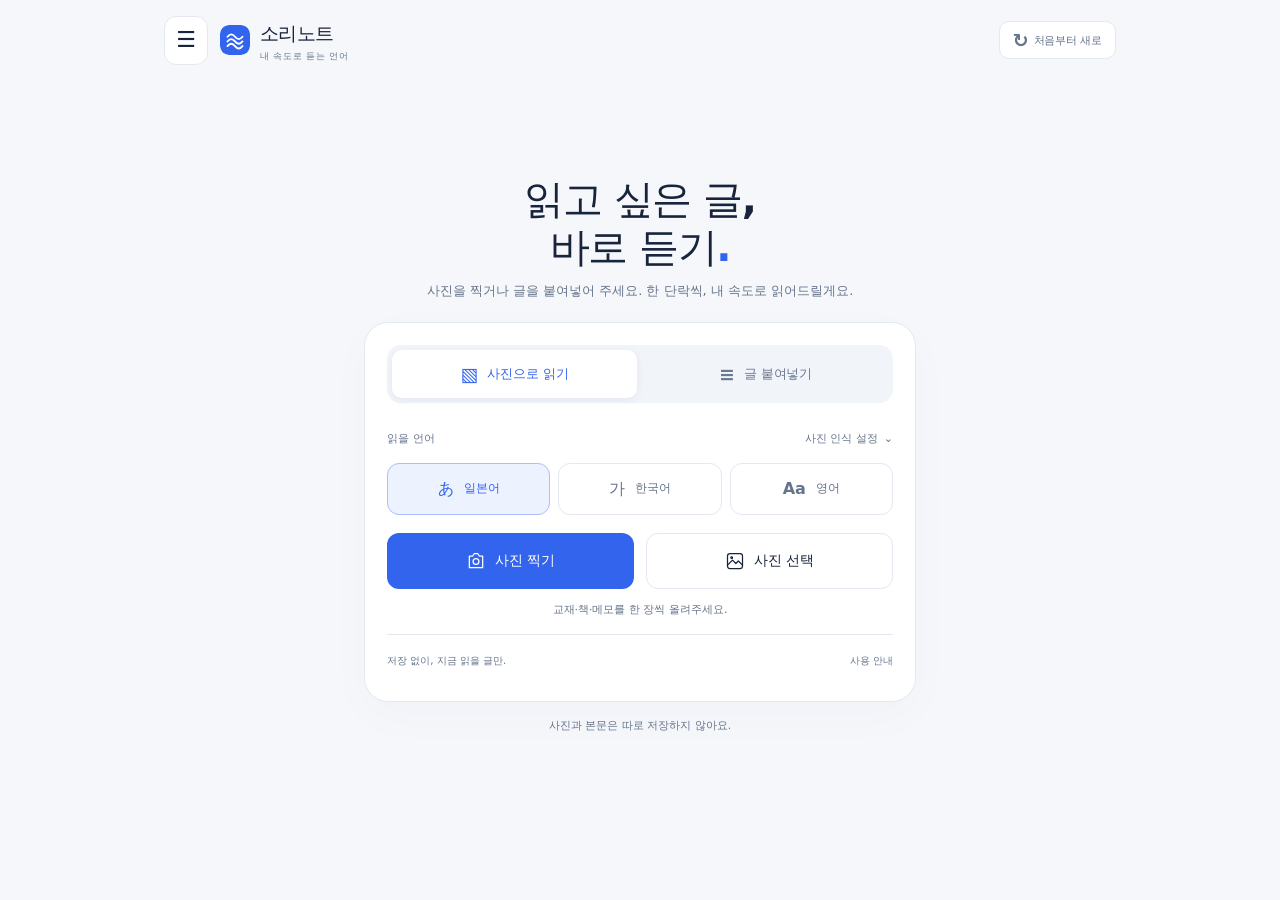
<file: sorinote/index.html>
<!doctype html>
<html lang="ko">
<head>
<meta charset="utf-8"><meta name="viewport" content="width=device-width, initial-scale=1, viewport-fit=cover"><meta name="theme-color" content="#f5f7fb">
<meta name="description" content="사진을 찍거나 글을 붙여넣고, 한 단락씩 바로 들어보세요. 일본어·한국어·영어 무료 듣기.">
<title>소리노트 · 사진과 글, 바로 듣기</title><link rel="icon" href="icon.svg" type="image/svg+xml"><link rel="stylesheet" href="style.css?v=12"><script defer src="core.js?v=17"></script><script defer src="reading.js?v=6"></script><script defer src="ocr-clean.js?v=5"></script><script defer src="ocr-input.js?v=10"></script><script defer src="photo-quality.js?v=10"></script><script defer src="study.js?v=10"></script><script defer src="translation.js?v=12"></script><script defer src="basic-dictionary.js?v=14"></script><script defer src="dictionary-data.js?v=14"></script><script defer src="vocabulary.js?v=14"></script><script defer src="word-study.js?v=17"></script><script defer src="workspace.js?v=17"></script><script defer src="app.js?v=17"></script>
<link rel="manifest" href="manifest.webmanifest"><link rel="stylesheet" href="pro.css?v=14"><link rel="stylesheet" href="modern.css?v=17"><link rel="apple-touch-icon" href="icon-192.png"><script defer src="pro.js?v=17"></script><link rel="stylesheet" href="update.css?v=16"><script defer src="update.js?v=16"></script><script defer src="update-ui.js?v=17"></script></head><body>
<a class="skip" href="#main">본문으로 건너뛰기</a>
<header class="header"><a href="./" class="brand" aria-label="소리노트 홈"><img src="icon.svg" alt="" width="30" height="30"><span>소리노트<small>내 속도로 듣는 언어</small></span></a><button id="reset" class="reset-button" type="button"><span aria-hidden="true">↻</span> 처음부터 새로</button></header>
<main id="main" class="shell">
<section class="intro" id="intro"><span class="eyebrow">READ A LITTLE. LISTEN A LITTLE.</span><h1>읽고 싶은 글,<br> 바로 듣기<span class="title-dot">.</span></h1><p>사진을 찍거나 글을 붙여넣어 주세요.<br class="mobile-break"> 한 단락씩, 내 속도로 읽어드릴게요.</p></section>
<section id="intake-card" class="source-card" aria-label="본문 가져오기">
<div class="intake-tabs" role="tablist" aria-label="본문 가져오는 방법"><button id="photo-mode" type="button" role="tab" aria-selected="true" aria-controls="photo-source"><span aria-hidden="true">▧</span> 사진으로 읽기</button><button id="write-text" type="button" role="tab" aria-selected="false" aria-controls="text-editor" tabindex="-1"><span aria-hidden="true">≡</span> 글 붙여넣기</button></div>
<div class="source-top"><span class="small-label">읽을 언어</span><label id="layout-field" class="layout-field"><span>글 방향</span><select id="layout" aria-label="사진 속 글 방향"><option value="auto">자동·혼합</option><option value="horizontal">가로쓰기</option><option value="vertical">세로쓰기</option></select></label></div>
<fieldset class="languages"><legend class="sr-only">학습 언어</legend><label><input type="radio" name="language" value="ja" checked><span><b>あ</b> 일본어</span></label><label><input type="radio" name="language" value="ko"><span><b>가</b> 한국어</span></label><label><input type="radio" name="language" value="en"><span><b>Aa</b> 영어</span></label></fieldset>
<div id="photo-source" role="tabpanel" aria-labelledby="photo-mode"><div id="dropzone" class="dropzone"><div class="upload-illustration" id="upload-illustration" aria-hidden="true"><span class="paper-symbol"><i></i><i></i><i></i></span><span class="sound-symbol">♫</span></div><div class="photo-actions"><button type="button" id="take-photo" class="primary source-button"><svg viewBox="0 0 24 24" aria-hidden="true"><path d="M4 6h4l2-3h4l2 3h4v14H4z"/><circle cx="12" cy="12.5" r="3.5"/></svg><span>사진 찍기</span></button><button type="button" id="choose-photo" class="secondary source-button"><svg viewBox="0 0 24 24" aria-hidden="true"><rect x="3" y="3" width="18" height="18" rx="3"/><circle cx="8" cy="8" r="1"/><path d="m3 17 6-6 4 4 3-3 5 5"/></svg><span>사진 선택</span></button></div><p class="upload-hint" id="upload-hint">교재·책·메모를 한 장씩 올려주세요.</p></div>
<input type="file" id="camera-input" accept="image/*" capture="environment" hidden><input type="file" id="image-input" accept="image/jpeg,image/png,image/webp" hidden>
<div class="photo-preview" id="photo-preview" hidden><img id="image-preview" alt="선택한 사진"><div class="photo-caption"><strong id="photo-title">사진을 불러왔어요</strong><span id="photo-caption">글자를 확인하고 있어요.</span></div><div class="photo-tools"><button id="crop-photo" class="text-button" type="button">자르기</button><button id="rotate" class="icon-button" type="button" aria-label="사진 90도 회전 후 다시 인식" title="90도 회전 후 다시 인식">↻</button></div></div>
<div class="ocr-progress" id="ocr-progress" hidden><div class="progress-heading"><span id="ocr-status" role="status">글자를 읽고 있어요…</span><button type="button" id="cancel-ocr" class="text-button">취소</button></div><progress id="progress" max="1" value="0" aria-label="사진에서 글자 추출 진행률"></progress><p>처음에는 정밀 모델을 내려받느라 시간이 더 걸릴 수 있어요.</p></div>
<div id="error-panel" class="error-panel" role="alert" hidden><p id="error-text"></p><button id="retry" class="text-button" type="button">이 사진 다시 읽기 ↗</button></div>
</div><div id="paste-ready" class="paste-ready" hidden><p>준비한 본문을 아래에서 들어보세요.</p><button id="paste-again" class="text-button" type="button">다른 글 붙여넣기 ↗</button></div><div class="source-bottom"><span class="source-session-hint">저장 없이, 지금 읽을 글만.</span><a href="guide.html" class="guide-link">사용 안내</a></div>
</section>
<section id="text-editor" class="editor-card" hidden aria-labelledby="editor-title"><div class="section-heading"><h2 id="editor-title">읽을 글 확인하기</h2><button id="close-editor" class="text-button" type="button">닫기</button></div><label id="editor-hint" for="source-text" class="editor-hint">잘못 읽힌 글자를 고쳐주세요. <strong>빈 줄 하나가 단락 하나</strong>가 됩니다.</label><textarea id="source-text" maxlength="30000" placeholder="글을 입력하거나 붙여넣어 주세요.&#10;&#10;단락 사이를 한 줄 비우면 각각 나누어 들을 수 있어요."></textarea><div class="editor-meta"><span id="text-count">0자</span><span>최대 30,000자</span></div><div id="paste-options" class="paste-options" hidden><button id="split-pasted" class="text-button" type="button">문장별로 나누기</button><span>원래 단락은 그대로 유지해요.</span></div><button id="apply-text" class="primary full" type="button">이 글로 듣기 <span aria-hidden="true">→</span></button></section>
<section id="results" class="results" hidden aria-labelledby="results-title"><div class="section-heading"><div><span class="eyebrow">READY TO LISTEN</span><h2 id="results-title">한 단락씩 들어보세요 <span id="paragraph-count"></span></h2></div><button type="button" id="edit-text" class="text-button">글 수정</button></div>
<div class="reading-toolbar"><button id="furigana-toggle" type="button" aria-pressed="false">후리가나 켜기</button><button id="pick-position" type="button" aria-pressed="false">시작 위치 선택</button><button id="copy-all" type="button">전체 복사</button><details id="reading-settings"><summary>읽기 설정</summary><div class="settings-panel"><label for="font-size">글자 크기</label><select id="font-size"><option value="14">작게</option><option value="15" selected>보통</option><option value="17">크게</option></select><p>▶ 한 단락 듣기 · ↻ 그 단락 반복<br>읽고 있는 문장은 배경색으로 표시해요.</p></div></details></div>
<p class="result-hint">시작 위치 선택 → 문장 누르기 · 단어를 누르면 뜻 보기</p><p id="furigana-status" class="result-hint" role="status" hidden></p><p id="voice-warning" class="voice-warning" role="status" hidden></p><ol id="paragraphs" class="paragraphs"></ol><button id="another-photo" class="another-button" type="button"><span aria-hidden="true">＋</span> 다른 사진으로 새로 시작</button></section>
<footer class="footer"><span>지금 읽고, 가볍게 닫으세요.</span><p>사진과 본문은 따로 저장하지 않아요.</p></footer>
</main>
<section id="player-bar" class="player-bar" aria-label="전체 듣기" hidden><div class="player-inner"><div class="player-status"><span class="status-dot" id="status-dot"></span><span id="play-status" role="status">듣기 준비</span></div><div class="player-controls"><button type="button" id="previous-sentence" class="secondary" aria-label="이전 문장">이전</button><button type="button" id="play-all" class="primary"><span id="all-symbol" aria-hidden="true">▶</span><span id="all-label">전체 듣기</span></button><button type="button" id="next-sentence" class="secondary" aria-label="다음 문장">다음</button><button type="button" id="stop" class="secondary stop-button" disabled aria-label="재생 정지"><span aria-hidden="true">■</span><span>정지</span></button>
<div class="speed"><div class="speed-heading"><label for="rate">듣기 속도</label><output id="rate-value" for="rate">1.00×</output></div><input id="rate" type="range" min="0.5" max="2" step="0.05" value="1" aria-valuetext="1.00배속"><div class="speed-limits" aria-hidden="true"><span>0.5×</span><span>2.0×</span></div></div>
</div></div></section>
<div id="toast" class="toast" role="status" hidden></div><noscript>자바스크립트를 켜면 사진의 글자를 추출하고 읽을 수 있습니다.</noscript>
<dialog id="crop-dialog" class="crop-dialog" aria-labelledby="crop-title"><div class="section-heading"><h2 id="crop-title">읽을 부분만 골라주세요</h2><button id="crop-cancel" class="text-button" type="button">취소</button></div><p class="dialog-hint">사진 위를 드래그하거나 모서리를 움직이세요.<br>문제 번호·해설·옆 페이지를 제외하면 더 깔끔해져요.</p><div class="crop-board"><canvas id="crop-canvas" aria-label="사진에서 읽을 영역 선택"></canvas></div><details class="crop-fine"><summary>선택 영역 세밀하게 조절</summary><div class="crop-sliders"><label>왼쪽<input id="crop-x" type="range" min="0" max="97" value="0"></label><label>위쪽<input id="crop-y" type="range" min="0" max="97" value="0"></label><label>너비<input id="crop-w" type="range" min="3" max="100" value="100"></label><label>높이<input id="crop-h" type="range" min="3" max="100" value="100"></label></div></details><div class="crop-actions"><button id="crop-full" class="secondary" type="button">전체 사진 읽기</button><button id="crop-use" class="primary" type="button">선택 영역 읽기</button></div></dialog>
<dialog id="reading-dialog" class="reading-dialog" aria-labelledby="reading-title"><h2 id="reading-title">후리가나 수정</h2><p id="reading-word" lang="ja"></p><label for="reading-value">한자 위에 표시할 읽는 법</label><input id="reading-value" type="text" maxlength="80" autocomplete="off" spellcheck="false"><p class="dialog-hint">자동 독음은 문맥이나 이름에 따라 틀릴 수 있어요.</p><div class="crop-actions"><button id="reading-cancel" class="secondary" type="button">취소</button><button id="reading-apply" class="primary" type="button">반영하기</button></div></dialog>
<dialog id="copy-dialog" class="reading-dialog" aria-labelledby="copy-title"><h2 id="copy-title">복사할 본문</h2><p class="dialog-hint">자동 복사를 사용할 수 없어요. 아래 글을 길게 눌러 복사해주세요.</p><textarea id="copy-text" readonly aria-label="복사할 일본어 원문"></textarea><button id="copy-close" class="primary full" type="button">닫기</button></dialog>
</body></html>
</file>
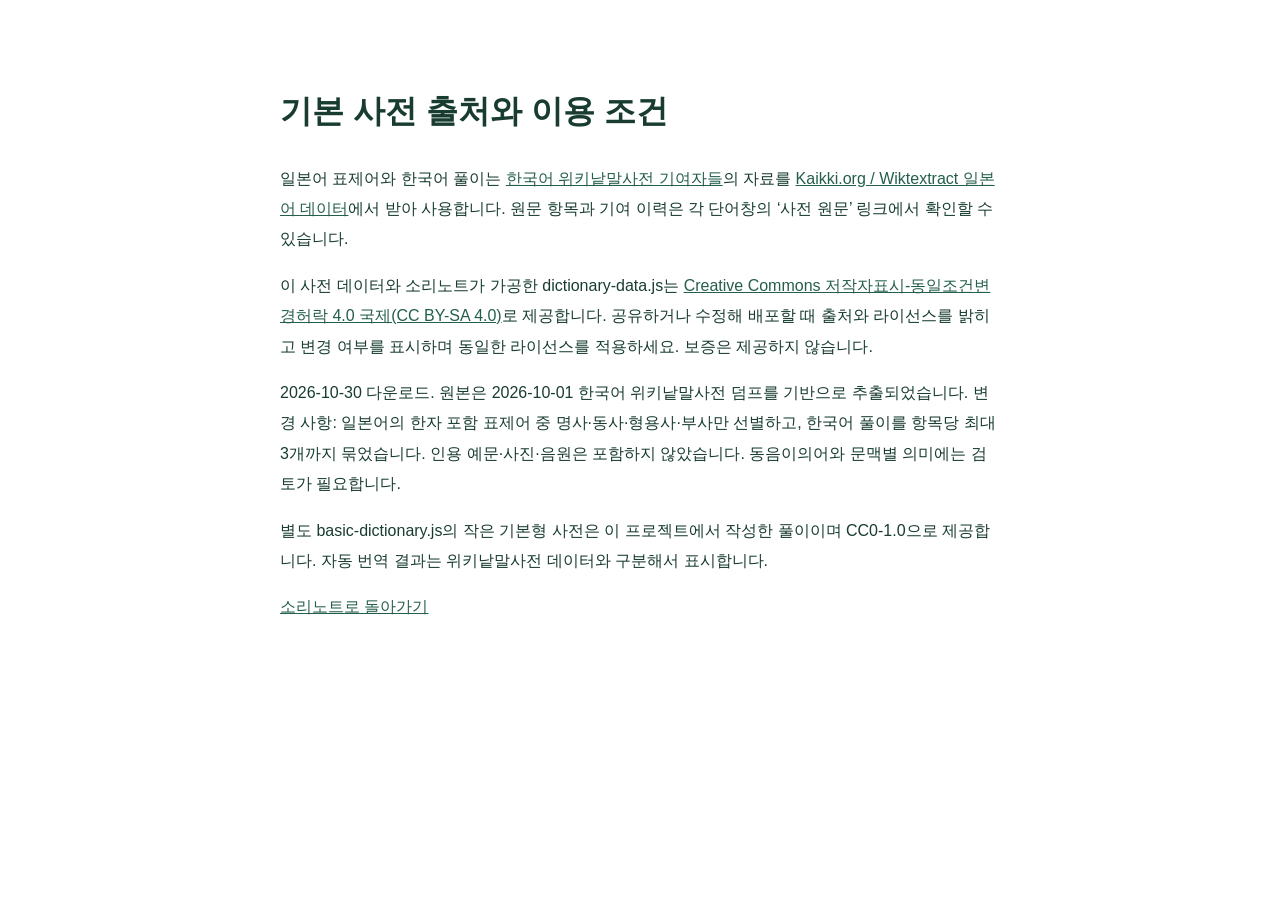
<file: sorinote/dictionary-license.html>
<!doctype html><html lang="ko"><meta charset="utf-8"><meta name="viewport" content="width=device-width,initial-scale=1"><title>소리노트 사전 출처</title><style>body{max-width:720px;margin:40px auto;padding:20px;font:16px/1.9 sans-serif;color:#183c30}a{color:#245e4d}</style><h1>기본 사전 출처와 이용 조건</h1>
<p>일본어 표제어와 한국어 풀이는 <a href="https://ko.wiktionary.org/">한국어 위키낱말사전 기여자들</a>의 자료를 <a href="https://kaikki.org/kowiktionary/일본어/index.html">Kaikki.org / Wiktextract 일본어 데이터</a>에서 받아 사용합니다. 원문 항목과 기여 이력은 각 단어창의 ‘사전 원문’ 링크에서 확인할 수 있습니다.</p>
<p>이 사전 데이터와 소리노트가 가공한 dictionary-data.js는 <a href="https://creativecommons.org/licenses/by-sa/4.0/">Creative Commons 저작자표시-동일조건변경허락 4.0 국제(CC BY-SA 4.0)</a>로 제공합니다. 공유하거나 수정해 배포할 때 출처와 라이선스를 밝히고 변경 여부를 표시하며 동일한 라이선스를 적용하세요. 보증은 제공하지 않습니다.</p>
<p>2026-10-30 다운로드. 원본은 2026-10-01 한국어 위키낱말사전 덤프를 기반으로 추출되었습니다. 변경 사항: 일본어의 한자 포함 표제어 중 명사·동사·형용사·부사만 선별하고, 한국어 풀이를 항목당 최대 3개까지 묶었습니다. 인용 예문·사진·음원은 포함하지 않았습니다. 동음이의어와 문맥별 의미에는 검토가 필요합니다.</p>
<p>별도 basic-dictionary.js의 작은 기본형 사전은 이 프로젝트에서 작성한 풀이이며 CC0-1.0으로 제공합니다. 자동 번역 결과는 위키낱말사전 데이터와 구분해서 표시합니다.</p>
<p><a href="./">소리노트로 돌아가기</a></p></html>
</file>
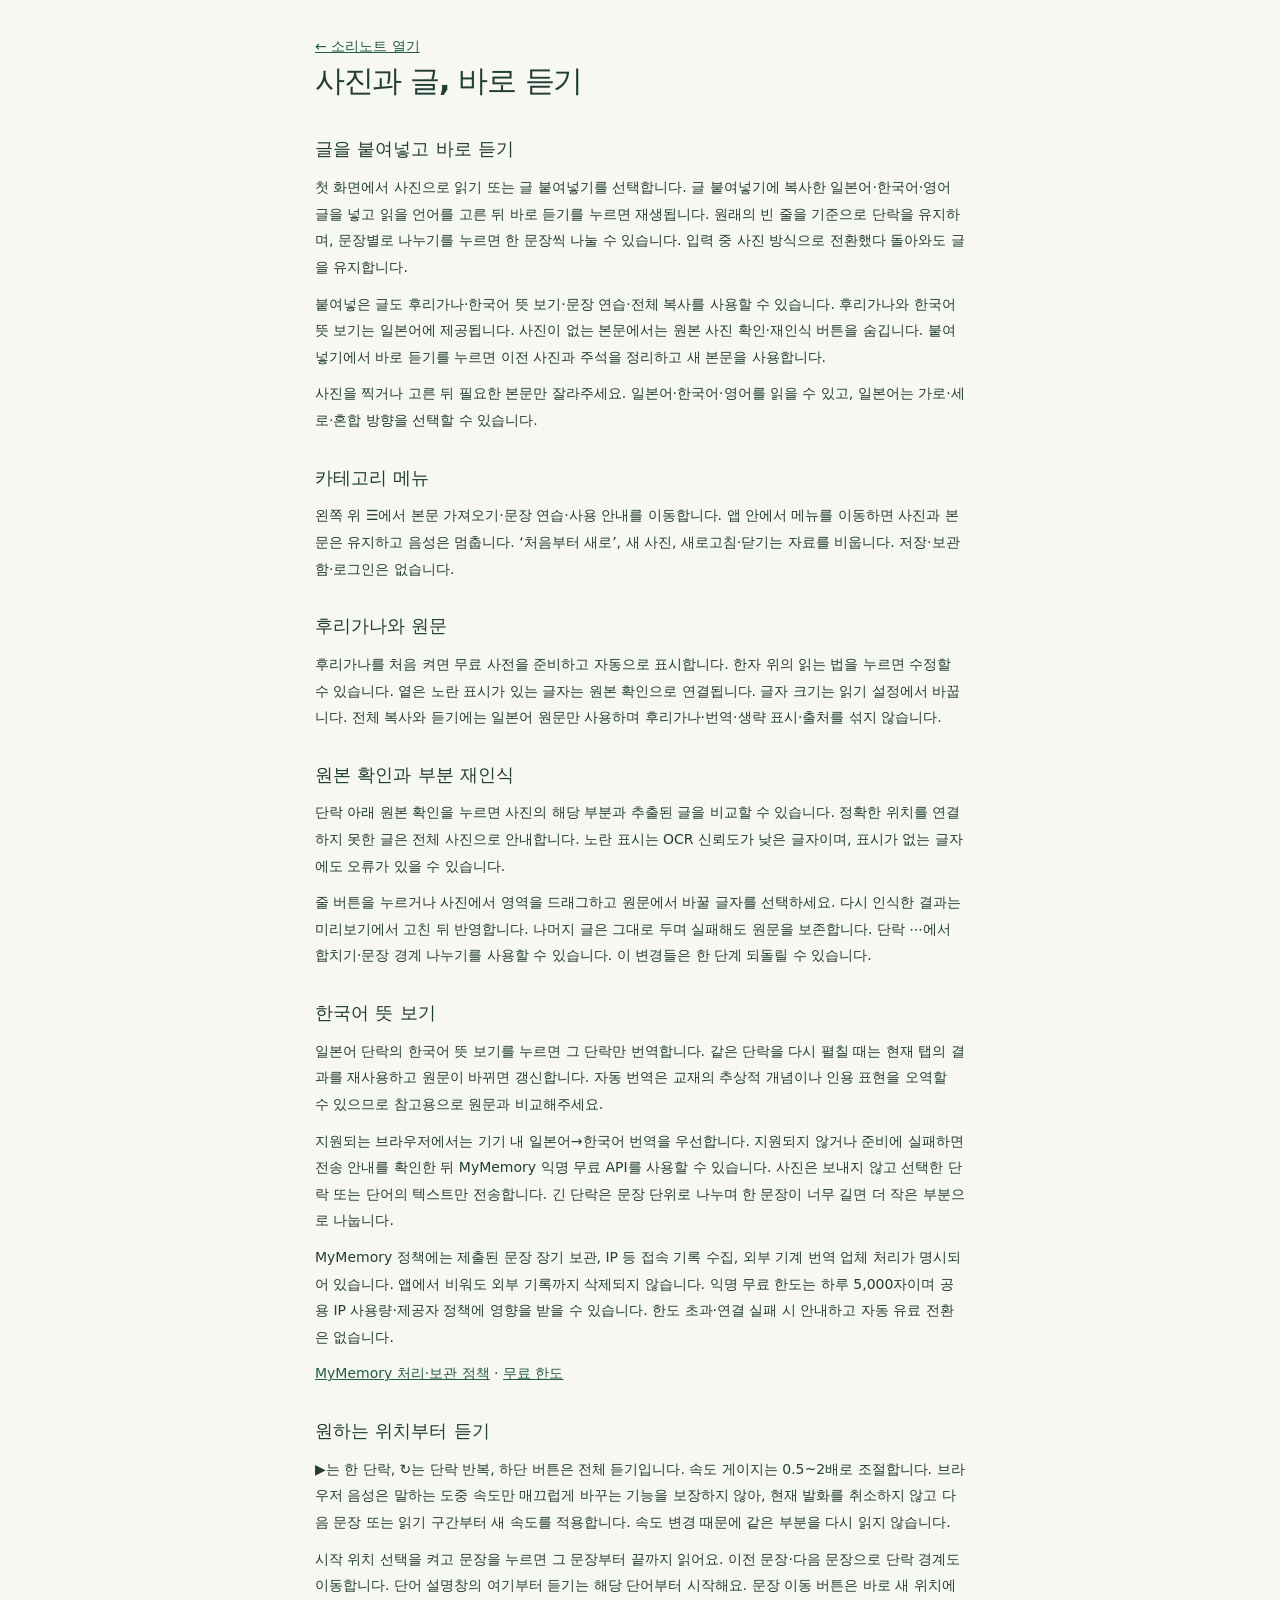
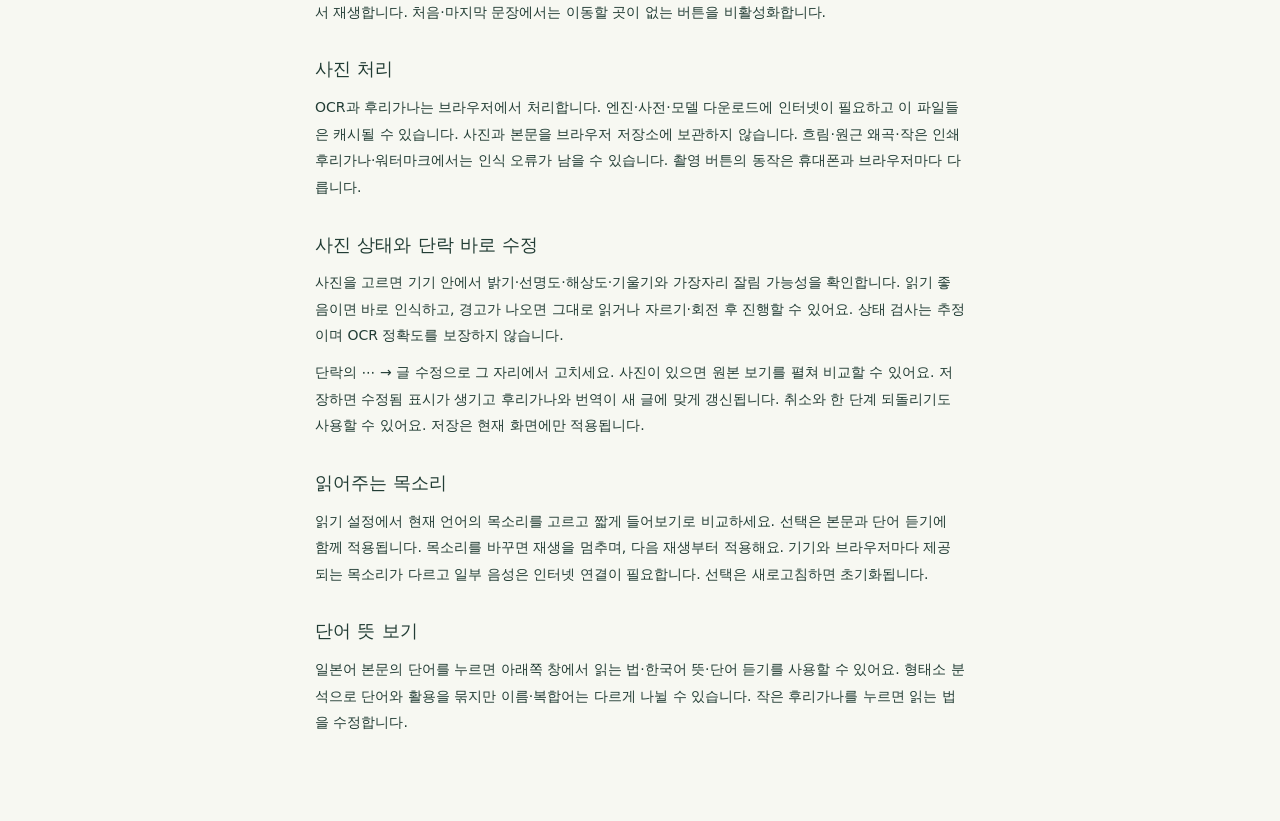
<file: sorinote/guide.html>
<!doctype html><html lang="ko"><head><meta charset="utf-8"><meta name="viewport" content="width=device-width,initial-scale=1"><title>사용 안내 · 소리노트</title><link rel="icon" href="icon.svg"><link rel="stylesheet" href="style.css?v=10"></head><body><main class="guide"><a href="./">← 소리노트 열기</a><h1>사진과 글, 바로 듣기</h1><h2>글을 붙여넣고 바로 듣기</h2><p>첫 화면에서 사진으로 읽기 또는 글 붙여넣기를 선택합니다. 글 붙여넣기에 복사한 일본어·한국어·영어 글을 넣고 읽을 언어를 고른 뒤 바로 듣기를 누르면 재생됩니다. 원래의 빈 줄을 기준으로 단락을 유지하며, 문장별로 나누기를 누르면 한 문장씩 나눌 수 있습니다. 입력 중 사진 방식으로 전환했다 돌아와도 글을 유지합니다.</p><p>붙여넣은 글도 후리가나·한국어 뜻 보기·문장 연습·전체 복사를 사용할 수 있습니다. 후리가나와 한국어 뜻 보기는 일본어에 제공됩니다. 사진이 없는 본문에서는 원본 사진 확인·재인식 버튼을 숨깁니다. 붙여넣기에서 바로 듣기를 누르면 이전 사진과 주석을 정리하고 새 본문을 사용합니다.</p><p>사진을 찍거나 고른 뒤 필요한 본문만 잘라주세요. 일본어·한국어·영어를 읽을 수 있고, 일본어는 가로·세로·혼합 방향을 선택할 수 있습니다.</p><h2>카테고리 메뉴</h2><p>왼쪽 위 ☰에서 본문 가져오기·문장 연습·사용 안내를 이동합니다. 앱 안에서 메뉴를 이동하면 사진과 본문은 유지하고 음성은 멈춥니다. ‘처음부터 새로’, 새 사진, 새로고침·닫기는 자료를 비웁니다. 저장·보관함·로그인은 없습니다.</p><h2>후리가나와 원문</h2><p>후리가나를 처음 켜면 무료 사전을 준비하고 자동으로 표시합니다. 한자 위의 읽는 법을 누르면 수정할 수 있습니다. 옅은 노란 표시가 있는 글자는 원본 확인으로 연결됩니다. 글자 크기는 읽기 설정에서 바꿉니다. 전체 복사와 듣기에는 일본어 원문만 사용하며 후리가나·번역·생략 표시·출처를 섞지 않습니다.</p><h2>원본 확인과 부분 재인식</h2><p>단락 아래 원본 확인을 누르면 사진의 해당 부분과 추출된 글을 비교할 수 있습니다. 정확한 위치를 연결하지 못한 글은 전체 사진으로 안내합니다. 노란 표시는 OCR 신뢰도가 낮은 글자이며, 표시가 없는 글자에도 오류가 있을 수 있습니다.</p><p>줄 버튼을 누르거나 사진에서 영역을 드래그하고 원문에서 바꿀 글자를 선택하세요. 다시 인식한 결과는 미리보기에서 고친 뒤 반영합니다. 나머지 글은 그대로 두며 실패해도 원문을 보존합니다. 단락 ⋯에서 합치기·문장 경계 나누기를 사용할 수 있습니다. 이 변경들은 한 단계 되돌릴 수 있습니다.</p><h2>한국어 뜻 보기</h2><p>일본어 단락의 한국어 뜻 보기를 누르면 그 단락만 번역합니다. 같은 단락을 다시 펼칠 때는 현재 탭의 결과를 재사용하고 원문이 바뀌면 갱신합니다. 자동 번역은 교재의 추상적 개념이나 인용 표현을 오역할 수 있으므로 참고용으로 원문과 비교해주세요.</p><p>지원되는 브라우저에서는 기기 내 일본어→한국어 번역을 우선합니다. 지원되지 않거나 준비에 실패하면 전송 안내를 확인한 뒤 MyMemory 익명 무료 API를 사용할 수 있습니다. 사진은 보내지 않고 선택한 단락 또는 단어의 텍스트만 전송합니다. 긴 단락은 문장 단위로 나누며 한 문장이 너무 길면 더 작은 부분으로 나눕니다.</p><p>MyMemory 정책에는 제출된 문장 장기 보관, IP 등 접속 기록 수집, 외부 기계 번역 업체 처리가 명시되어 있습니다. 앱에서 비워도 외부 기록까지 삭제되지 않습니다. 익명 무료 한도는 하루 5,000자이며 공용 IP 사용량·제공자 정책에 영향을 받을 수 있습니다. 한도 초과·연결 실패 시 안내하고 자동 유료 전환은 없습니다.</p><p><a href="https://mymemory.translated.net/terms-and-conditions" target="_blank" rel="noopener noreferrer">MyMemory 처리·보관 정책</a> · <a href="https://mymemory.translated.net/doc/usagelimits.php" target="_blank" rel="noopener noreferrer">무료 한도</a></p><h2>원하는 위치부터 듣기</h2><p>▶는 한 단락, ↻는 단락 반복, 하단 버튼은 전체 듣기입니다. 속도 게이지는 0.5~2배로 조절합니다. 브라우저 음성은 말하는 도중 속도만 매끄럽게 바꾸는 기능을 보장하지 않아, 현재 발화를 취소하지 않고 다음 문장 또는 읽기 구간부터 새 속도를 적용합니다. 속도 변경 때문에 같은 부분을 다시 읽지 않습니다.</p><p>시작 위치 선택을 켜고 문장을 누르면 그 문장부터 끝까지 읽어요. 이전 문장·다음 문장으로 단락 경계도 이동합니다. 단어 설명창의 여기부터 듣기는 해당 단어부터 시작해요. 문장 이동 버튼은 바로 새 위치에서 재생합니다. 처음·마지막 문장에서는 이동할 곳이 없는 버튼을 비활성화합니다.</p><h2>사진 처리</h2><p>OCR과 후리가나는 브라우저에서 처리합니다. 엔진·사전·모델 다운로드에 인터넷이 필요하고 이 파일들은 캐시될 수 있습니다. 사진과 본문을 브라우저 저장소에 보관하지 않습니다. 흐림·원근 왜곡·작은 인쇄 후리가나·워터마크에서는 인식 오류가 남을 수 있습니다. 촬영 버튼의 동작은 휴대폰과 브라우저마다 다릅니다.</p><h2>사진 상태와 단락 바로 수정</h2><p>사진을 고르면 기기 안에서 밝기·선명도·해상도·기울기와 가장자리 잘림 가능성을 확인합니다. 읽기 좋음이면 바로 인식하고, 경고가 나오면 그대로 읽거나 자르기·회전 후 진행할 수 있어요. 상태 검사는 추정이며 OCR 정확도를 보장하지 않습니다.</p><p>단락의 ⋯ → 글 수정으로 그 자리에서 고치세요. 사진이 있으면 원본 보기를 펼쳐 비교할 수 있어요. 저장하면 수정됨 표시가 생기고 후리가나와 번역이 새 글에 맞게 갱신됩니다. 취소와 한 단계 되돌리기도 사용할 수 있어요. 저장은 현재 화면에만 적용됩니다.</p><h2>읽어주는 목소리</h2><p>읽기 설정에서 현재 언어의 목소리를 고르고 짧게 들어보기로 비교하세요. 선택은 본문과 단어 듣기에 함께 적용됩니다. 목소리를 바꾸면 재생을 멈추며, 다음 재생부터 적용해요. 기기와 브라우저마다 제공되는 목소리가 다르고 일부 음성은 인터넷 연결이 필요합니다. 선택은 새로고침하면 초기화됩니다.</p><h2>단어 뜻 보기</h2><p>일본어 본문의 단어를 누르면 아래쪽 창에서 읽는 법·한국어 뜻·단어 듣기를 사용할 수 있어요. 형태소 분석으로 단어와 활용을 묶지만 이름·복합어는 다르게 나뉠 수 있습니다. 작은 후리가나를 누르면 읽는 법을 수정합니다.</p></main></body></html>
</file>
<file: sorinote/style.css>
@charset "UTF-8";
:root{--bg:#f7f8f2;--paper:#fffefa;--ink:#223d35;--muted:#7c887b;--accent:#245b46;--line:#e0e6d9;--tint:#eef2e5;--soft:#e4edda;font-family:"Pretendard","Noto Sans KR","Malgun Gothic",system-ui,sans-serif;color:var(--ink);background:var(--bg);font-synthesis:none}
*{box-sizing:border-box}body{margin:0;line-height:1.6;-webkit-tap-highlight-color:transparent}button,input,select,textarea{font:inherit}button,a,input,select,textarea{touch-action:manipulation}button{cursor:pointer;border:1px solid transparent;display:inline-flex;align-items:center;justify-content:center;gap:9px;border-radius:13px;font-weight:650;font-size:14px;padding:13px 17px;line-height:1.4;color:var(--ink);background:transparent;min-height:44px}button:disabled{opacity:.42;cursor:not-allowed}button:hover:not(:disabled){filter:brightness(.96)}button:focus-visible,a:focus-visible,input:focus-visible,textarea:focus-visible,select:focus-visible{outline:3px solid #b68b56;outline-offset:4px}h1,h2,p{margin:0}a{color:inherit}.primary{background:var(--accent);color:#fff}.secondary{background:var(--paper);border-color:var(--line)}.full{width:100%}.text-button{font-size:12px;padding:5px 0;border-radius:5px;color:#607557;font-weight:550}.header{max-width:944px;margin:auto;padding:24px 28px;display:flex;align-items:center;justify-content:space-between;gap:16px}.brand{display:flex;gap:10px;align-items:center;text-decoration:none;font-size:19px;font-weight:750;letter-spacing:-.6px}.brand img{border-radius:9px}.brand small{display:block;font-size:9px;letter-spacing:.7px;font-weight:450;color:var(--muted);margin-top:1px}.reset-button{border:1px solid #dce3d2;background:#fffefa80;font-size:11px;font-weight:550;border-radius:24px;min-height:38px;padding:8px 13px;color:#697b62;gap:5px}.reset-button>span{font-size:19px;line-height:1}.shell{max-width:650px;margin:24px auto 0;padding:0 24px}.intro{text-align:center;margin:30px 0 32px}.eyebrow{font-size:9px;font-weight:650;letter-spacing:2.2px;color:#849277;display:block}.intro h1{font-size:49px;line-height:1.25;letter-spacing:-2.9px;font-weight:650;margin-top:15px}.title-dot{color:#91a974}.intro p{font-size:13px;line-height:1.9;color:var(--muted);margin-top:17px}.mobile-break{display:none}.source-card,.editor-card{background:var(--paper);border:1px solid var(--line);border-radius:24px;padding:25px;box-shadow:0 6px 24px #273f1b03}.source-top{display:flex;justify-content:space-between;align-items:center;margin-bottom:14px}.small-label{font-size:11px;font-weight:600;color:#7b8872}.free-label{font-size:10px;color:#8b997a;background:#f0f3e9;padding:3px 9px;border-radius:12px}.languages{padding:0;border:0;margin:0;display:grid;grid-template-columns:repeat(3,1fr);gap:8px}.languages label{position:relative;cursor:pointer}.languages input{opacity:0;position:absolute;width:1px;height:1px}.languages span{display:flex;gap:10px;justify-content:center;align-items:center;padding:12px 5px;border:1px solid var(--line);border-radius:11px;color:#89927f;font-size:12px;min-height:50px;transition:background .15s}.languages b{font-family:serif;font-weight:400;font-size:19px}.languages input:checked+span{background:#f0f4e9;color:var(--accent);border-color:#adc09a}.languages input:focus-visible+span{outline:3px solid #b68b56;outline-offset:3px}.dropzone{margin-top:23px;text-align:center;border-radius:14px}.dropzone.dragover{outline:2px dashed #6f8c5c;outline-offset:8px}.upload-illustration{height:84px;position:relative;display:flex;justify-content:center;align-items:center;margin-bottom:17px}.paper-symbol{display:block;background:#f0f4e7;border:1px solid #dce6ce;width:56px;height:69px;border-radius:10px;transform:rotate(-8deg);padding:19px 12px}.paper-symbol i{height:3px;background:#b8cba3;display:block;margin-bottom:8px;border-radius:2px}.paper-symbol i:last-child{width:60%}.sound-symbol{position:relative;background:#e2ebd7;border:4px solid var(--paper);color:#6e8d52;width:38px;height:38px;display:grid;place-items:center;font-size:20px;border-radius:13px;margin:25px 0 0 -9px;transform:rotate(7deg)}.photo-actions{display:grid;grid-template-columns:1fr 1fr;gap:12px}.source-button{min-height:58px;font-size:14px;border-radius:12px}.source-button svg{width:20px;height:20px;fill:none;stroke:currentColor;stroke-width:1.5;stroke-linejoin:round;stroke-linecap:round}.upload-hint{font-size:11px;color:#929a87;margin-top:13px}.source-bottom{display:flex;justify-content:space-between;align-items:center;border-top:1px solid var(--line);padding-top:12px;margin-top:22px;gap:16px}.guide-link{font-size:10px;color:#9aa28f;text-decoration:none;padding:10px 0}.photo-preview{display:flex;align-items:center;gap:13px;background:#f4f6ee;border-radius:13px;padding:12px;margin-top:16px}.photo-preview img{width:50px;height:62px;object-fit:contain;border-radius:5px;background:white}.photo-caption{display:flex;flex-direction:column;flex:1;min-width:0;gap:3px}.photo-caption strong{font-size:12px;font-weight:600}.photo-caption span{font-size:10px;color:var(--muted)}.icon-button{font-size:24px;padding:5px;min-width:44px}.ocr-progress{margin-top:18px}.progress-heading{display:flex;justify-content:space-between;align-items:center;gap:8px}.progress-heading>span{font-size:12px}.ocr-progress p{font-size:10px;line-height:1.8;color:var(--muted);margin-top:9px}progress{width:100%;height:5px;accent-color:var(--accent);border:0;border-radius:10px;overflow:hidden;background:#e6ecdd;display:block;margin-top:6px}progress::-webkit-progress-bar{background:#e6ecdd}progress::-webkit-progress-value{background:#789963}.error-panel{padding:14px;margin-top:17px;background:#f8f0e5;border:1px solid #ecdcc3;border-radius:12px}.error-panel p{font-size:12px;line-height:1.9;color:#8b6640}.error-panel .text-button{color:#916334}.editor-card{margin-top:18px}.section-heading{display:flex;justify-content:space-between;align-items:center;gap:14px}.section-heading h2{font-size:19px;letter-spacing:-.7px;font-weight:650}.editor-hint{font-size:11px;color:var(--muted);display:block;margin:12px 0}.editor-hint strong{font-weight:550;color:#5d7353}textarea{width:100%;min-height:250px;border:1px solid var(--line);background:#fcfdf8;color:var(--ink);padding:16px;border-radius:12px;font-size:16px;line-height:1.9;resize:vertical;display:block}textarea::placeholder{color:#a0a792}.editor-meta{display:flex;justify-content:space-between;font-size:10px;color:#929b87;margin:8px 0 17px}.results{margin-top:32px}.results .section-heading .eyebrow{font-size:8px;margin-bottom:7px}.results h2{font-size:20px}.results h2>span{font-size:12px;color:#93a080;vertical-align:middle;letter-spacing:0;font-weight:500;margin-left:5px}.result-hint{font-size:11px;color:var(--muted);margin-top:10px}.paragraphs{list-style:none;margin:18px 0 0;padding:0;display:grid;gap:12px}.paragraph{background:var(--paper);border:1px solid var(--line);border-radius:18px;padding:19px 20px;transition:border-color .15s,background .15s}.paragraph.active{border-color:#96b17c;background:#f0f5e7;box-shadow:inset 3px 0 #6f9255}.paragraph-top{display:flex;justify-content:space-between;align-items:center;margin-bottom:10px}.paragraph-label{font-size:10px;color:#95a185;letter-spacing:1.2px;font-variant-numeric:tabular-nums}.paragraph-play{width:38px;height:38px;min-height:38px;border-radius:50%;padding:0;background:#f0f4e9;color:#76935c;font-size:13px}.paragraph.active .paragraph-play{background:var(--accent);color:white}.paragraph-text{font-size:18px;line-height:2.1;overflow-wrap:anywhere;white-space:pre-wrap}.paragraph-text[lang=ja]{font-family:"Yu Mincho","Hiragino Mincho ProN","Noto Serif JP",serif}.paragraph-text[lang=en]{font-size:17px;line-height:1.9}.another-button{border:1px dashed #cfdac3;width:100%;margin-top:20px;color:#849475;min-height:50px;font-size:12px}.another-button>span{font-size:18px;font-weight:400}.voice-warning{font-size:11px;line-height:1.9;color:#976d3e;background:#f6efdf;padding:12px 14px;border-radius:10px;margin-top:15px}.footer{text-align:center;margin:30px 0;font-size:10px;color:#9ba58f;line-height:1.9}.footer>span{font-size:11px;color:#88967b}.footer p{font-size:9px}.player-bar{position:fixed;left:0;right:0;bottom:0;background:#fffefaf5;border-top:1px solid var(--line);backdrop-filter:blur(14px);padding:12px 24px calc(15px + env(safe-area-inset-bottom));z-index:10;box-shadow:0 -6px 35px #203f1d04}.player-inner{max-width:602px;margin:auto}.player-status{display:flex;gap:7px;align-items:center;font-size:10px;color:#8a967e;margin-bottom:9px}.status-dot{width:5px;height:5px;background:#abb99c;border-radius:50%;flex-shrink:0}.status-dot.playing{background:#5d8a43;box-shadow:0 0 0 3px #e6efdc}.player-controls{display:flex;align-items:center;gap:9px}.player-controls .primary{flex:1;min-height:48px;font-size:14px}.stop-button{min-height:48px;font-size:11px;gap:5px;padding:10px 13px}.stop-button>span:first-child{font-size:10px}body.has-results .shell{padding-bottom:115px}body.has-content .intro{margin-top:16px;margin-bottom:23px}body.has-content .intro h1{font-size:28px;letter-spacing:-1px;margin-top:9px}body.has-content .intro h1 br{display:none}body.has-content .intro p{display:none}body.has-content .intro .eyebrow{font-size:8px}body.has-content .upload-illustration,body.has-content .upload-hint{display:none}body.has-content .source-button{min-height:43px;font-size:12px}body.has-content .dropzone{margin-top:16px}body.has-content .source-card{padding:20px 25px}body.has-content .source-bottom{margin-top:15px;padding-top:8px}.toast{position:fixed;left:50%;bottom:calc(25px + env(safe-area-inset-bottom));transform:translateX(-50%);padding:12px 18px;background:#314f3e;color:#fff;border-radius:13px;box-shadow:0 5px 20px #203b2520;max-width:min(90vw,550px);font-size:12px;line-height:1.8;z-index:20}body.has-results .toast{bottom:calc(130px + env(safe-area-inset-bottom))}.skip:not(:focus),.sr-only{position:absolute;width:1px;height:1px;padding:0;margin:-1px;overflow:hidden;clip:rect(0,0,0,0);white-space:nowrap;border:0}.skip:focus{position:fixed;top:8px;left:8px;background:white;padding:10px;z-index:30}[hidden]{display:none!important}.guide{max-width:700px;margin:35px auto;padding:0 25px 40px;font-size:14px}.guide h1{font-size:30px;letter-spacing:-1.3px;margin-bottom:25px}.guide h2{font-size:18px;margin:30px 0 10px}.guide p,.guide li{line-height:1.9;margin:10px 0}.guide .callout{padding:17px 20px;background:#edf2e4;border-radius:13px}.guide a{color:var(--accent)}
@media(max-width:600px){.header{padding:18px 20px}.brand{font-size:18px}.brand small{font-size:8px}.reset-button{padding:9px 11px;font-size:11px;min-height:42px}.shell{margin-top:12px;padding:0 18px}.intro{margin:27px 0}.intro .eyebrow{font-size:8px;letter-spacing:1.8px}.intro h1{font-size:40px;letter-spacing:-2px;margin-top:14px}.intro p{font-size:12px;margin-top:14px}.mobile-break{display:block}.source-card,.editor-card{padding:22px 19px;border-radius:21px}.languages span{gap:7px;padding:10px 4px;min-height:47px;font-size:12px}.languages b{font-size:17px}.source-button{min-height:58px;font-size:14px}.photo-actions{gap:9px}.upload-illustration{height:75px;margin-bottom:15px}.dropzone{margin-top:21px}.source-bottom{margin-top:19px}.footer{margin:27px 0}.player-bar{padding:10px 18px calc(12px + env(safe-area-inset-bottom))}.player-controls{gap:8px}.player-controls .primary{font-size:14px}.stop-button{padding:9px 12px}.paragraph{padding:16px 17px;border-radius:16px}.paragraph-text{font-size:17px;line-height:2}.paragraph-text[lang=en]{font-size:16px}.results{margin-top:28px}.results h2{font-size:18px}.results .section-heading .text-button{white-space:nowrap}.result-hint{font-size:10px}.paragraph-top{margin-bottom:6px}.paragraph-play{min-width:44px;min-height:44px;width:44px;height:44px}.photo-preview{gap:10px;padding:10px}.photo-preview img{width:43px;height:53px}.photo-caption strong{font-size:11px}.photo-caption span{font-size:10px}body.has-content .intro h1{font-size:25px}body.has-content .source-card{padding:17px 19px}body.has-results .shell{padding-bottom:125px}textarea{min-height:230px}.editor-hint{font-size:11px}.guide h1{font-size:26px}}
@media(prefers-reduced-motion:reduce){*{scroll-behavior:auto!important;transition:none!important}}
@media(max-width:360px){.stop-button>span:last-child{display:none}.stop-button{width:42px;padding:10px;flex-shrink:0}.player-controls .primary{padding:12px 10px;gap:7px;white-space:nowrap;font-size:13px}}
body:has(#nl-badge-frame) .player-bar{bottom:64px}body.has-results:has(#nl-badge-frame) .shell{padding-bottom:195px}body:has(#nl-badge-frame) .toast{bottom:calc(84px + env(safe-area-inset-bottom))}body.has-results:has(#nl-badge-frame) .toast{bottom:calc(194px + env(safe-area-inset-bottom))}
.layout-field{display:flex;align-items:center;gap:7px;color:#89947f;font-size:10px}.layout-field select{font:inherit;font-size:16px;color:#526b45;background:#f3f6eb;border:1px solid #dce5d1;border-radius:9px;padding:7px 4px;min-height:40px;max-width:125px;cursor:pointer}.source-top{gap:12px}
.player-controls{display:grid;grid-template-columns:minmax(0,1fr) auto minmax(190px,1fr);gap:12px}
.speed{min-width:0;color:#687d59}
.speed-heading,.speed-limits{display:flex;align-items:center;justify-content:space-between}
.speed-heading{font-size:11px;line-height:1.2}
.speed-heading output{font-size:13px;font-weight:650;font-variant-numeric:tabular-nums;color:var(--accent)}
.speed-limits{font-size:9px;color:#8a967e;line-height:1}
.speed input{--speed-fill:33.333%;display:block;width:100%;height:28px;margin:0;appearance:none;-webkit-appearance:none;background:transparent;cursor:pointer;accent-color:var(--accent);border-radius:6px}
.speed input::-webkit-slider-runnable-track{height:4px;border-radius:4px;background:linear-gradient(to right,var(--accent) var(--speed-fill),#dce5d1 var(--speed-fill))}
.speed input::-moz-range-track{height:4px;border-radius:4px;background:linear-gradient(to right,var(--accent) var(--speed-fill),#dce5d1 var(--speed-fill))}
.speed input::-webkit-slider-thumb{appearance:none;-webkit-appearance:none;width:20px;height:20px;margin-top:-8px;border-radius:50%;background:var(--accent);border:3px solid var(--paper);box-shadow:0 0 0 1px #a9b99b}
.speed input::-moz-range-thumb{width:14px;height:14px;border-radius:50%;background:var(--accent);border:3px solid var(--paper);box-shadow:0 0 0 1px #a9b99b}
.speed input:focus-visible{outline:2px solid #b68b56;outline-offset:3px}
@media(max-width:600px){.player-controls{grid-template-columns:minmax(0,1fr) auto;gap:9px}.speed{grid-column:1/-1}.speed input{height:30px}body.has-results .shell{padding-bottom:190px}body.has-results .toast{bottom:calc(190px + env(safe-area-inset-bottom))}body.has-results:has(#nl-badge-frame) .shell{padding-bottom:254px}body.has-results:has(#nl-badge-frame) .toast{bottom:calc(254px + env(safe-area-inset-bottom))}}
.reading-note{padding:9px 18px;color:#7c887b;text-align:center;font-size:13px;overflow-wrap:anywhere}.reading-note>span{font-size:10px;display:block;margin-bottom:5px}.reading-note p[lang=ja]{font-family:"Yu Mincho","Hiragino Mincho ProN",serif;line-height:1.9}
:root{--reading-size:15px}.paragraph-text,.paragraph-text[lang=en]{font-size:var(--reading-size);line-height:1.95;letter-spacing:.01em}.paragraph-text ruby{ruby-position:over;ruby-align:center;cursor:pointer}.paragraph-text rt{font-family:"Yu Gothic","Hiragino Kaku Gothic ProN",sans-serif;font-size:.53em;font-weight:400;letter-spacing:0;color:#6b7e62;user-select:none}.has-furigana .paragraph-text{line-height:2.45}.sentence{border-radius:3px;box-decoration-break:clone;-webkit-box-decoration-break:clone;transition:background .15s}.sentence.speaking{background:#e2e9b7;box-shadow:0 0 0 2px #e2e9b7}.paragraph.active .sentence.speaking{color:#233e20}.paragraph-controls{display:flex;align-items:center;gap:7px}.paragraph-repeat{min-width:40px;min-height:40px;width:40px;height:40px;border:1px solid var(--line);border-radius:50%;font-size:20px;padding:0;color:#819374}.paragraph-repeat[aria-pressed=true]{background:#dbe9c9;color:#315e26;border-color:#9db889}.reading-toolbar{display:flex;flex-wrap:wrap;gap:7px;margin-top:18px;align-items:flex-start}.reading-toolbar>button,.reading-toolbar summary{min-height:42px;font-size:11px;border:1px solid #dce5d1;border-radius:10px;background:#f1f5e9;padding:10px 12px;color:#617651;cursor:pointer;line-height:1.6;font-weight:550}.reading-toolbar>button[aria-pressed=true]{background:#e2ecd5;border-color:#a6bc92;color:#315e26}.reading-toolbar details{position:relative;flex:1;min-width:100px}.reading-toolbar summary{text-align:center;list-style:none}.reading-toolbar summary::-webkit-details-marker{display:none}.reading-toolbar summary::after{content:'⌄';margin-left:8px}.reading-toolbar details[open] summary::after{content:'⌃'}.settings-panel{position:absolute;right:0;top:49px;z-index:4;width:260px;max-width:82vw;padding:17px;border:1px solid var(--line);background:var(--paper);border-radius:14px;box-shadow:0 10px 30px #243d3220;display:flex;gap:12px;align-items:center;flex-wrap:wrap}.settings-panel label{font-size:12px}.settings-panel select{font-size:16px;border:1px solid var(--line);border-radius:9px;padding:6px 10px;background:#f7f9f2;flex:1;min-height:42px}.settings-panel p{font-size:10px;line-height:1.8;color:var(--muted);width:100%}.photo-tools{display:flex;align-items:center;gap:2px}.photo-tools .text-button{font-size:11px;min-width:40px}.dialog-hint{font-size:12px;color:var(--muted);line-height:1.8;margin:12px 0}.crop-dialog,.reading-dialog{border:1px solid var(--line);border-radius:20px;padding:22px;background:var(--paper);color:var(--ink);width:min(760px,calc(100vw - 24px));max-height:calc(100dvh - 24px);overflow:auto;box-shadow:0 12px 80px #16352230}.reading-dialog{width:min(430px,calc(100vw - 24px))}dialog::backdrop{background:#1d342fc4;backdrop-filter:blur(3px)}dialog h2{font-size:20px;letter-spacing:-.5px}.crop-board{text-align:center;background:#eef2e8;border-radius:10px;overflow:hidden;line-height:0}.crop-board canvas{max-width:100%;height:auto;touch-action:none;cursor:crosshair;display:inline-block}.crop-actions{display:grid;grid-template-columns:1fr 1fr;gap:9px;margin-top:16px}.crop-actions button{font-size:13px;padding:12px 8px;min-height:48px}.crop-fine{font-size:11px;margin-top:13px;color:#6a7f58}.crop-fine summary{cursor:pointer;padding:7px 0}.crop-sliders{display:grid;grid-template-columns:1fr 1fr;gap:10px 20px;margin-top:10px}.crop-sliders label{display:flex;flex-direction:column;gap:6px}.crop-sliders input{width:100%;accent-color:var(--accent);min-height:30px}.reading-dialog>label{display:block;font-size:12px;margin:14px 0 7px}.reading-dialog>input{font:inherit;font-size:18px;width:100%;min-height:48px;background:#f7f9f1;border:1px solid var(--line);border-radius:10px;padding:10px 13px;color:var(--ink)}#reading-word{font-family:"Yu Mincho",serif;font-size:24px;margin-top:16px}#copy-text{min-height:220px;font-size:15px;margin-bottom:14px}.has-results .footer{padding-bottom:10px}
@media(max-width:600px){.paragraph{padding:14px 16px}.paragraph-text,.paragraph-text[lang=en]{font-size:var(--reading-size);line-height:1.95}.has-furigana .paragraph-text{line-height:2.45}.paragraph-label{font-size:9px}.paragraph-repeat{min-height:44px;min-width:44px;width:44px;height:44px}.reading-toolbar>button{flex:1;white-space:nowrap;padding:10px 8px}.reading-toolbar details{flex:1}.reading-toolbar summary{padding:10px 8px;white-space:nowrap}.crop-dialog,.reading-dialog{padding:17px}.crop-dialog h2{font-size:18px}.dialog-hint{font-size:11px}.photo-preview .photo-caption{min-width:100px}.photo-tools{flex-direction:column;gap:0}.photo-tools .icon-button{min-height:34px;height:34px}.photo-tools .text-button{min-height:28px}}
/* Session-only workspace, translation and source comparison. */
.header{position:relative;justify-content:flex-start}.header .brand{margin-right:auto}.menu-button{min-width:44px;padding:8px;font-size:22px;border:1px solid var(--line);background:var(--paper)}.category-menu{position:absolute;left:28px;top:78px;z-index:30;display:grid;min-width:200px;padding:8px;background:var(--paper);border:1px solid var(--line);border-radius:16px;box-shadow:0 12px 35px #223d3520}.category-menu button{justify-content:flex-start}.category-menu [aria-current]{background:var(--tint)}
#practice-view,#guide-view{padding:20px 0 30px}#practice-view h1,#guide-view h1{font-size:28px;letter-spacing:-1px;margin:10px 0}.workspace-hint{font-size:12px;color:#71806b;line-height:1.8;margin:12px 0}.workspace-guide h2{font-size:17px;margin:26px 0 9px}.workspace-guide p{font-size:13px;margin:10px 0;line-height:1.9}.workspace-guide a{color:var(--accent)}.paragraph-actions{display:flex;align-items:center;gap:16px;border-top:1px solid var(--line);margin-top:16px;padding-top:8px;flex-wrap:wrap}.paragraph-actions>.text-button{min-height:44px}.paragraph-more{margin-left:auto;position:relative}.paragraph-more summary{cursor:pointer;list-style:none;font-size:24px;min-width:44px;min-height:44px;text-align:center}.paragraph-more summary::-webkit-details-marker{display:none}.paragraph-more[open]{width:100%;display:grid;gap:4px}.paragraph-more[open] summary{text-align:right}.paragraph-more button{display:block;width:100%;background:var(--tint);font-size:12px;text-align:left}.translation-panel{background:#edf2f0;border-left:3px solid #b2c8bb;border-radius:8px;padding:15px;margin-top:15px;font-size:14px;line-height:1.9;overflow-wrap:anywhere}.translation-panel small{display:block;margin-top:9px;font-size:10px;color:#6d7e73}.uncertain{display:inline;padding:0;min-height:0;font:inherit;line-height:inherit;border:0;border-radius:2px;background:#e9cc6633;box-shadow:0 1px #d2ad54;white-space:pre-wrap}.uncertain-ruby{background:#e9cc6633}.speed-note{font-size:9px;color:#6d7e68;margin-top:3px;line-height:1.5}.workspace-dialog{width:min(960px,calc(100vw - 28px));max-height:90dvh;padding:24px;border:1px solid var(--line);border-radius:22px;background:var(--paper);color:var(--ink);overflow:auto}.workspace-dialog::backdrop{background:#172f2666;backdrop-filter:blur(2px)}.workspace-dialog h2{font-size:20px}.workspace-dialog>p{font-size:13px;line-height:1.85;margin:13px 0}.workspace-dialog details{font-size:12px;margin:12px 0}.workspace-dialog summary{cursor:pointer;min-height:36px}.workspace-dialog a{color:var(--accent)}#translation-consent{max-width:560px}#consent-text{max-height:180px;overflow:auto;white-space:pre-wrap;font-size:14px}.source-comparison{display:grid;grid-template-columns:1fr 1fr;gap:24px;margin-top:16px;align-items:start}.source-comparison>div{min-width:0}.source-comparison label{display:block;font-size:12px;margin:10px 0}.source-comparison canvas{display:block;max-width:100%;width:100%;height:auto;border:1px solid var(--line);background:white;touch-action:none;cursor:crosshair}.source-comparison textarea{font-size:16px;min-height:180px}.source-actions{display:flex;gap:8px;flex-wrap:wrap;margin-top:8px}.source-actions button{font-size:11px;padding:9px}.region-controls{display:grid;grid-template-columns:1fr 1fr;gap:8px}.region-controls input{width:100%;accent-color:var(--accent)}.selection-status{font-size:12px;background:var(--tint);border-radius:9px;padding:9px;margin:12px 0;max-height:130px;overflow:auto;white-space:pre-wrap}.source-lines{display:flex;flex-wrap:wrap;gap:4px;max-height:130px;overflow:auto}.source-lines button{padding:5px 9px;background:var(--tint)}.split-options{display:grid;gap:10px}.split-options button{text-align:left;justify-content:flex-start;font-weight:400;line-height:1.8}.practice-label{display:block;font-size:12px;margin:20px 0 8px}#practice-paragraph{width:100%;max-width:100%;padding:12px;border:1px solid var(--line);border-radius:10px;background:var(--paper);color:var(--ink)}.practice-options{display:flex;gap:12px;flex-wrap:wrap;align-items:center;margin-top:15px;font-size:12px}.practice-options select{max-width:100px;padding:7px;border:1px solid var(--line);border-radius:8px;background:var(--paper)}.practice-sentence{display:flex;gap:14px;align-items:flex-start;cursor:pointer}.practice-sentence .paragraph-play{flex-shrink:0;font-size:11px}.practice-text{flex:1;min-width:0}.hide-original .practice-text{visibility:hidden}.hide-original .practice-sentence{min-height:90px;background-image:linear-gradient(transparent 49%,#e0e6d9 50%,transparent 51%)}#practice-toolbar .reading-toolbar{margin:20px 0}#practice-toolbar #copy-all,#practice-toolbar #undo-change{display:none}#undo-change{margin-left:auto;font-size:11px}
@media(max-width:600px){.header{gap:9px;padding:15px 16px}.header .brand{font-size:16px;gap:6px}.header .brand img{width:25px;height:25px}.header .brand small{display:none}.reset-button{font-size:10px;padding:8px}.category-menu{left:16px;top:65px}.source-comparison{grid-template-columns:1fr;gap:18px}.workspace-dialog{padding:18px;width:calc(100vw - 20px)}.workspace-dialog h2{font-size:18px}.paragraph-actions{gap:12px}.translation-panel{font-size:13px;padding:12px}.source-comparison canvas{max-height:none}.speed-note{font-size:9px}body.has-results .shell{padding-bottom:210px}.practice-sentence{gap:10px}.practice-options{gap:9px}}
@media(max-width:360px){.header .brand{font-size:14px}.header .brand img{display:none}.header{gap:7px}.paragraph-actions{gap:8px}.paragraph-actions .text-button{font-size:11px}}
.source-comparison canvas{width:auto;max-width:100%;max-height:55dvh;margin-inline:auto}
/* Photo and clipboard text share language and playback settings. */
@media(max-width:600px){body:has(#nl-badge-frame) .reading-toolbar .settings-panel{bottom:calc(264px + env(safe-area-inset-bottom));max-height:calc(100dvh - 294px)}}
.settings-panel .settings-close{width:100%;justify-content:flex-end;min-height:32px;padding:0}
@media(max-width:600px){.reading-toolbar .settings-panel{position:fixed;top:auto;bottom:calc(200px + env(safe-area-inset-bottom));left:18px;right:18px;width:auto;max-width:none;max-height:calc(100dvh - 230px);z-index:45;box-shadow:0 4px 45px #223d3540}.inline-editor textarea{font-size:max(16px,var(--reading-size))}}
.photo-quality{margin-top:10px;padding:10px 12px;background:var(--tint);border-radius:10px;color:#52694c;font-size:11px}.photo-quality[data-level=check],.photo-quality[data-level=retake]{background:#f5efdf;color:#7e6535}.photo-quality>p{overflow:hidden;text-overflow:ellipsis;white-space:nowrap}.photo-quality details{font-size:10px;margin-top:3px}.photo-quality summary{cursor:pointer;min-height:32px;align-content:center}.photo-quality ul{padding-left:17px;margin:5px 0}.photo-quality details p{line-height:1.8}.photo-quality>button{width:100%;font-size:12px;margin-top:7px;min-height:44px}.edited-badge{display:inline-block;margin-left:9px;font-size:9px;letter-spacing:0;color:#527452;background:var(--tint);border-radius:5px;padding:2px 6px}.inline-editor{margin-top:10px}.inline-editor>label{display:block;font-size:11px;color:var(--muted);margin:8px 0}.inline-editor textarea{width:100%;min-height:120px;max-height:none;resize:vertical;overflow:hidden;font-size:var(--reading-size);line-height:1.95;padding:12px;font-family:inherit}.inline-editor textarea[lang=ja]{font-family:"Yu Mincho","Hiragino Mincho ProN",serif}.inline-edit-tools{display:flex;gap:8px;flex-wrap:wrap;margin-top:8px}.inline-edit-tools button{font-size:12px;min-height:44px}.inline-edit-tools .text-button{margin-left:auto}.inline-edit-hint{font-size:10px;color:var(--muted);margin-top:7px}.inline-edit-status{color:#99663e;font-size:12px;margin-top:5px}.inline-source{background:white;border:1px solid var(--line);border-radius:8px;padding:7px;overflow:auto;max-height:45dvh}.inline-source canvas{display:block;max-width:100%;height:auto;margin:auto}.voice-settings{width:100%;min-width:0;display:grid;grid-template-columns:1fr;gap:8px;border-top:1px solid var(--line);padding-top:12px}.voice-settings select{width:100%;min-width:0;font-size:13px}.voice-settings button{font-size:12px;min-height:44px}.settings-panel{max-height:65dvh;overflow:auto}.settings-panel .voice-settings p{font-size:10px}
.intake-tabs{display:grid;grid-template-columns:1fr 1fr;gap:7px;background:#eef2e8;border:1px solid var(--line);border-radius:15px;padding:5px;margin-bottom:24px}.intake-tabs button{min-width:0;min-height:48px;font-size:13px;padding:10px 7px;border-radius:10px;color:#75836a}.intake-tabs button[aria-selected=true]{background:var(--paper);color:var(--accent);box-shadow:0 2px 7px #29452b0c;border-color:#d2dfc5}.intake-tabs button>span{font-size:19px;line-height:1}.source-session-hint{font-size:10px;color:#84907a}.paste-ready{font-size:12px;color:#74866b;margin-top:20px}.paste-options{display:flex;align-items:center;justify-content:space-between;gap:12px;margin:0 0 12px;flex-wrap:wrap}.paste-options>span{font-size:10px;color:#84907a}.paste-options button{min-height:44px}.editor-card #source-text{min-height:220px}.source-card .source-bottom{margin-top:16px}.editor-card #apply-text{min-height:52px}
@media(max-width:600px){.intake-tabs{margin-bottom:19px}.intake-tabs button{font-size:12px;gap:6px}.intro h1{font-size:36px}.editor-card #source-text{min-height:180px}.paste-options{gap:4px}.paste-options>span{font-size:9px}}
/* Word lookup stays quiet in the text; explanations live in a bottom sheet. */
.lookup-word{cursor:pointer;border-radius:3px;outline-offset:3px}.lookup-word:hover,.lookup-word:focus-visible{background:#dce8df;box-shadow:0 1px #6b8b77}.lookup-word rt{cursor:pointer}.word-sheet{inset:auto 0 0;margin:0 auto;width:min(560px,100%);max-height:min(70dvh,600px);overflow:auto;padding:22px 24px calc(24px + env(safe-area-inset-bottom));border:1px solid var(--line);border-bottom:0;border-radius:22px 22px 0 0;background:var(--paper);color:var(--ink);box-shadow:0 -10px 45px #16342420}.word-sheet::backdrop{background:#19372a55}.word-sheet h2{font-size:23px;overflow-wrap:anywhere}.word-sheet dl{display:grid;grid-template-columns:76px 1fr;gap:12px;margin:16px 0;font-size:15px;line-height:1.8}.word-sheet dt{font-size:12px;color:#71806b}.word-sheet dd{margin:0;overflow-wrap:anywhere}.word-actions,.study-actions{display:flex;flex-wrap:wrap;gap:10px}.word-actions button{font-size:12px}.word-hint{line-height:1.8}.study-summary{margin:18px 0;padding:18px 20px;background:#edf2ec;border:1px solid var(--line);border-radius:16px;font-size:13px;overflow-wrap:anywhere}.study-summary>summary{cursor:pointer;font-weight:600;min-height:28px;line-height:1.8}.study-summary summary span{font-weight:400;color:#71806b;font-size:11px}.study-summary h3{font-size:13px;margin:20px 0 8px}.study-summary ul{list-style:none;padding:0;margin:0 0 16px}.study-summary li{line-height:2.1;padding:5px 0;border-bottom:1px solid #24492e10}.study-term{font-weight:500}.study-auto{font-size:9px;color:#71806b;margin-left:7px;white-space:nowrap}.study-summary button{font-size:12px}#study-status{font-size:12px;line-height:1.8}#study-copy-fallback{margin-top:12px;min-height:160px;font-size:13px}.word-sheet [hidden],.study-summary[hidden],.study-summary [hidden]{display:none!important}
</file>
<file: sorinote/pro.css>
:root{--bg:#faf9f3;--paper:#fff;--accent:#184c3b;--line:#e5e9e3;--tint:#edf3ed}body{padding-bottom:120px}.shell{max-width:760px}.header{max-width:1000px}.intro .eyebrow{display:none}.intro h1{font-size:34px;letter-spacing:-1.5px}.intro{margin:36px 0}.source-card,.editor-card{box-shadow:none;border:0;border-radius:22px}.paragraph{border:0!important;border-radius:8px!important;box-shadow:none!important;border-bottom:1px solid var(--line)!important;padding:24px 12px!important;background:#fff!important}.paragraph-text{font-size:var(--reading-size,16px);line-height:2.3}.paragraph.active{box-shadow:inset 3px 0 var(--accent)!important}.paragraph-actions{border:0;padding:0;margin-top:10px}.translation-panel{border:0;background:#eef3ef}.edited-badge{background:#e8f1fb;color:#416782}.reading-toolbar{gap:8px}.reading-toolbar>button{background:transparent;border:0}.results>.section-heading .eyebrow{display:none}.player-bar .player-status{font-size:11px}.player-bar .player-inner{padding:8px 16px}.player-bar .speed{display:none}.player-bar.expanded .speed{display:block}.player-bar .player-controls{display:flex;align-items:center;flex-wrap:wrap}.player-bar #play-all{min-width:100px;padding:10px 16px}.player-bar .stop-button{padding:10px}.player-bar .speed{width:100%}.player-expand{margin-left:auto;font-size:12px;padding:8px}.player-bar.expanded{max-height:45vh;overflow:auto}.study-page h1{font-size:28px;margin:24px 0}.study-page .study-summary{background:white;border:0;padding:12px 0}.study-page .study-summary>summary{display:none}.study-page li{padding:14px 8px}.study-page .study-summary ul:last-child{background:#f3eff9;border-radius:12px}.study-preview{padding:20px;background:#edf3ed;border-radius:16px;margin:20px 0}.review-status{font-size:12px;color:#687b6d;padding:12px 0}.word-context{background:#f3f5f1;padding:12px;border-radius:10px;font-size:14px;line-height:2}.word-context mark{background:#ede4fa}.word-tools{margin-top:12px}.word-tools button{font-size:12px;padding:8px}.word-tools select{padding:10px;max-width:100%}.intake-fold{margin:16px 0}.intake-fold>summary{cursor:pointer;font-size:13px;color:#506e5b;padding:12px}.install-note{font-size:12px;line-height:1.9}.study-jump{font-size:11px;padding:5px;color:var(--accent)}@media(max-width:600px){.shell{padding:0 18px}.header{padding:16px 18px;gap:10px}.brand{font-size:17px}.intro h1{font-size:30px}.paragraph-text{font-size:15px}.settings-panel{bottom:130px!important}.has-results .intro{display:none}.player-bar:has(~ #nl-badge-frame){bottom:64px}.word-sheet{padding:20px;max-height:80dvh}.study-page h1{font-size:25px}}
:root{--reading-size:15px}
#word-base{display:none}
.paragraph-text{font-size:var(--reading-size,15px)!important}
.study-preview{display:flex;flex-direction:column;gap:12px}
.study-preview[hidden]{display:none}
.paragraph-more button{min-height:44px}
.has-results .intro{display:none}
.study-page:has(#study-summary:not([hidden]))>p:last-child{display:none}
.study-info{font-size:12px;color:#607366;margin-top:20px}
.study-info>summary{cursor:pointer;padding:12px 0}
#read-view .study-summary li:nth-child(n+6){display:none}
#read-view .study-summary .study-actions{display:none}
#player-bar #reading-settings{max-width:720px;margin:0 auto;padding:0 18px 16px}
#player-bar #reading-settings>summary{display:none}
#player-bar .settings-panel{position:static!important;width:100%;max-width:none;max-height:none;box-shadow:none;margin:0}
#player-bar.expanded{max-height:70dvh}
</file>
<file: sorinote/modern.css>
/* Mobile-first visual system. Do not constrain document scrolling for reading or editing. */
:root{--bg:#f5f7fb;--paper:#fff;--ink:#17243b;--muted:#66758b;--accent:#3364ed;--line:#e3e8f1;--tint:#edf2ff;--soft:#e8efff;font-family:system-ui,-apple-system,"Segoe UI","Malgun Gothic",sans-serif}
body{background:var(--bg);color:var(--ink)}
button{border-radius:12px;letter-spacing:-.2px}button:focus-visible,a:focus-visible,input:focus-visible,select:focus-visible,textarea:focus-visible{outline-color:#7099ff}
.header{padding:16px 24px;max-width:1000px;gap:12px}
.brand{letter-spacing:-.7px}.brand small{color:var(--muted)}
.reset-button{background:white;color:#64748b;border-color:var(--line);border-radius:10px}
.menu-button{background:white;color:var(--ink);border-radius:12px}
#category-menu{top:calc(100% + 4px);left:24px;display:flex;flex-direction:column;gap:8px;padding:10px;min-width:230px;max-width:calc(100vw - 40px);border:1px solid var(--line);border-radius:18px;box-shadow:0 16px 48px #17243b24;z-index:60}
#category-menu button{width:100%;margin:0;min-height:48px;padding:12px 16px;justify-content:flex-start;border:0;background:transparent;color:#42516a}
#category-menu button:hover,#category-menu [aria-current]{background:var(--tint);color:var(--accent)}
.shell{margin-top:12px}.intro h1{font-weight:750;letter-spacing:-1.5px}.title-dot{color:var(--accent)}
.intro p,.workspace-hint,.result-hint,.small-label,.layout-field,.source-session-hint,.footer,.footer>span,.guide-link{color:var(--muted)}
.source-card,.editor-card{border:1px solid var(--line);border-radius:24px;box-shadow:0 14px 48px #253b6406}
.intake-tabs{background:#f1f4f9;border:0;border-radius:14px;padding:5px;gap:6px;margin-bottom:20px}
.intake-tabs button{color:#6b7890}.intake-tabs button[aria-selected=true]{color:var(--accent);background:white;border-color:transparent;box-shadow:0 2px 8px #273f6510}
.languages span{background:white;color:#64748b;border-color:var(--line);border-radius:12px}
.languages input:checked+span{background:var(--tint);color:var(--accent);border-color:#a9befb}
.languages b{font-family:inherit;font-size:16px;font-weight:650}
.primary{background:var(--accent);color:#fff}.secondary{background:white;border-color:var(--line);color:var(--ink)}
.text-button,.intake-fold>summary,.player-expand{color:#536882}
.photo-options{position:relative;font-size:11px;color:var(--muted)}.photo-options>summary{cursor:pointer;min-height:32px;display:flex;align-items:center;gap:6px}.photo-options>summary:after{content:"⌄"}.photo-options[open] .layout-field{position:absolute;right:0;top:38px;padding:12px;background:white;box-shadow:0 6px 24px #17243b20;border:1px solid var(--line);border-radius:12px;z-index:5;min-width:190px}
.layout-field select,select,textarea{background:#f8faff;color:var(--ink);border-color:var(--line)}
.paragraph{border-radius:18px!important;border:1px solid var(--line)!important;padding:22px 20px!important}
.paragraph-text[lang=ja]{font-family:"Noto Sans JP","Yu Gothic","Hiragino Kaku Gothic ProN",sans-serif}
.paragraph-label{color:#7c8da7;font-size:10px}.paragraph-play{background:var(--tint);color:var(--accent)}
.translation-panel{background:#f0f4fb;color:#34465f;border-radius:12px}.study-preview,.word-context{background:#edf2ff}
.reading-toolbar>button{background:white;border:1px solid var(--line);color:#4e6483}
.reading-toolbar #furigana-toggle[aria-pressed=true]{background:var(--tint);color:var(--accent)}
.reading-toolbar summary{background:white;color:#4e6483;border-color:var(--line)}
.player-bar{background:#ffffffed;border-color:var(--line);box-shadow:0 -8px 32px #233b6508}
.player-status,.speed,.speed-note,.speed-limits{color:var(--muted)}input[type=range]{accent-color:var(--accent)}
.status-dot.playing{background:var(--accent);box-shadow:0 0 0 3px var(--tint)}
.another-button{border-color:#b7c7e3;color:#546b92}.toast{background:#243856}.word-sheet{background:white;color:var(--ink);border-color:var(--line)}
.lookup-word:hover,.lookup-word:focus-visible{background:#e0eaff;box-shadow:0 1px #85a3e9}.study-summary{background:#f1f5fc;border-color:var(--line)}
.review-status,.study-jump,.study-auto{color:#5e7291}.photo-preview{background:#f0f4fa}
/* First launch: header + compact import card fit in a normal phone viewport. */
body.landing{padding-bottom:calc(68px + env(safe-area-inset-bottom));min-height:100svh;display:flex;flex-direction:column}
body.landing .header{width:100%;flex:none;margin:0 auto}
body.landing .shell{width:100%;max-width:600px;margin:auto;padding:8px 24px}
body.landing #read-view{width:100%}
body.landing .intro{margin:0 0 20px}
body.landing .intro h1{font-size:clamp(28px,4.5vw,40px);line-height:1.2;margin:0}
body.landing .intro p{font-size:13px;line-height:1.6;margin-top:10px}
body.landing .intro .mobile-break{display:none}
body.landing .intake-fold{margin:0}
body.landing .intake-fold>summary{display:none}
body.landing .source-card{padding:22px}
body.landing .upload-illustration{display:none}
body.landing .source-top{margin-bottom:8px}
body.landing .dropzone{margin-top:18px}
body.landing .source-button{min-height:56px}
body.landing .source-bottom{margin-top:16px;padding-top:8px}
body.landing .upload-hint{margin-top:12px;color:var(--muted)}
body.landing .footer{margin:14px 0 0}
body.landing .footer>span{display:none}
body.landing .footer p{font-size:11px}
@media(max-width:600px){
 .header{padding:12px 18px;gap:10px}#category-menu{left:18px}
 .brand{font-size:17px}.reset-button{font-size:10px;padding:8px}
 .shell{padding:0 18px}.paragraph{padding:20px 16px!important}
 body.landing .shell{padding:8px 18px}
 body.landing .source-card{padding:18px}
 body.landing .intro h1{font-size:30px}
 body.landing .intro p{font-size:12px}
 body.landing .languages span{min-height:44px;padding:9px 4px}
 body.landing .intake-tabs{margin-bottom:12px}
 body.landing .source-bottom{margin-top:12px}
}
@media(max-height:600px){body.landing .intro p{display:none}body.landing .intro{margin-bottom:10px}}
/* Reading controls: stable touch targets and breathing room at 320px. */
.reading-toolbar{gap:10px;align-items:center;margin:20px 0 12px;flex-wrap:wrap}
.reading-toolbar>button,.reading-toolbar>details>summary{min-height:44px;padding:10px 12px;border-radius:12px;background:#fff;border:1px solid var(--line);font-size:12px}
#pick-position[aria-pressed=true]{background:var(--accent);color:#fff}
.picking-position .sentence{display:block;cursor:pointer;border-radius:8px;padding:10px;margin:10px 0;outline:1px dashed #9db7ef;outline-offset:2px;min-height:44px}
.picking-position .sentence:hover,.picking-position .sentence:focus-visible{background:#e7efff;outline:2px solid var(--accent)}
.paragraph-actions{gap:12px;margin-top:16px}
.paragraph-actions>.text-button{padding:10px 12px;border-radius:10px;background:#f5f7fb;font-size:12px}
.paragraph-more[open]{gap:10px;margin-top:8px}
.paragraph-more button{padding:12px 16px;min-height:46px;border-radius:10px;margin:0}
.paragraph-more summary{border-radius:10px;background:#f5f7fb}
.inline-edit-tools,.source-actions,.crop-actions,.word-actions{gap:12px;flex-wrap:wrap}
.word-tools>button,.word-tools>select{margin:8px 8px 0 0;min-height:44px}
#player-bar .player-controls{display:grid;grid-template-columns:minmax(48px,1fr) minmax(110px,2fr) minmax(48px,1fr) auto auto;gap:10px}
#player-bar .player-controls>button{min-height:48px;margin:0;padding:10px 12px;white-space:nowrap}
#player-bar .speed{grid-column:1/-1}
#player-bar .player-status{margin-bottom:8px;min-height:18px}
#player-bar .player-inner{max-width:760px;padding:12px 18px}
#player-bar .player-expand{font-size:12px}
#player-bar .stop-button{width:100%;min-width:44px}
.has-results{padding-bottom:180px}
.paragraph-text{overflow-wrap:anywhere}
@media(max-width:600px){
 #player-bar .player-controls{grid-template-columns:minmax(48px,1fr) minmax(110px,2fr) minmax(48px,1fr);gap:10px}
 #player-bar .stop-button{grid-column:1;min-height:44px!important;font-size:12px}
 #player-bar .player-expand{grid-column:2/4;min-height:44px!important;background:#f5f7fb}
 .has-results{padding-bottom:220px}
 .word-actions>button{flex:1 1 120px;min-height:46px}
}
@media(max-height:700px){
 body.landing .header{padding-top:8px;padding-bottom:8px}
 body.landing .intro{margin-bottom:12px}
 body.landing .intro h1{font-size:26px}
 body.landing .intro h1 br{display:none}
 body.landing .intro p{margin-top:6px}
 body.landing .source-card{padding:14px 16px}
 body.landing .intake-tabs{margin-bottom:8px}
 body.landing .dropzone{margin-top:10px}
 body.landing .upload-hint{display:none}
 body.landing .source-bottom{margin-top:10px;padding-top:4px}
 body.landing .footer{margin-top:8px}
}
</file>
<file: sorinote/update.css>
#update-notice{position:fixed;z-index:80;top:80px;right:max(16px,calc((100vw - 1000px)/2));width:min(390px,calc(100vw - 32px));padding:18px;background:#fff;border:1px solid #b9cafa;border-radius:18px;box-shadow:0 12px 48px #1c335b26;color:#17243b}
#update-notice strong{font-size:15px}
#update-notice p{font-size:12px;line-height:1.7;margin-top:8px}
#update-notice .update-note{color:#66758b;font-size:11px}
#update-notice>div{display:flex;gap:10px;margin-top:14px}
#update-notice button{min-height:44px;font-size:12px}
</file>
